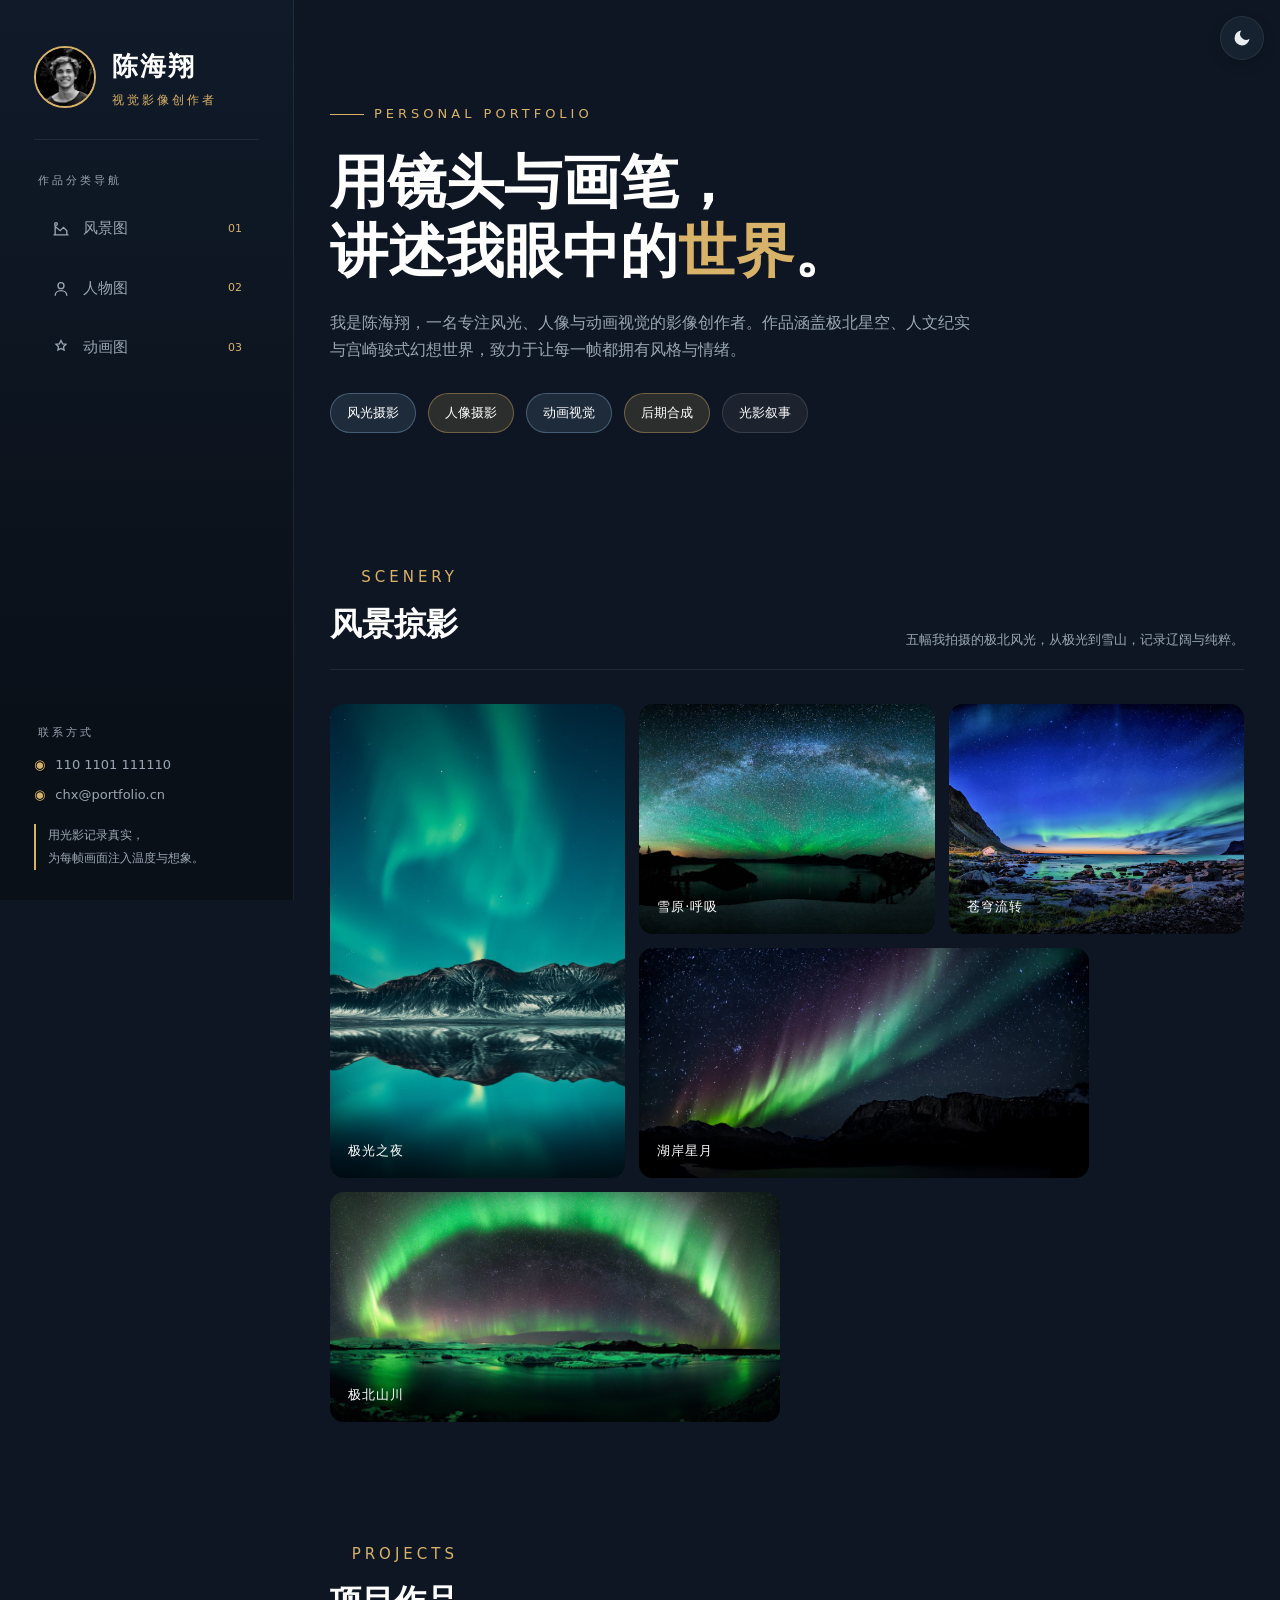
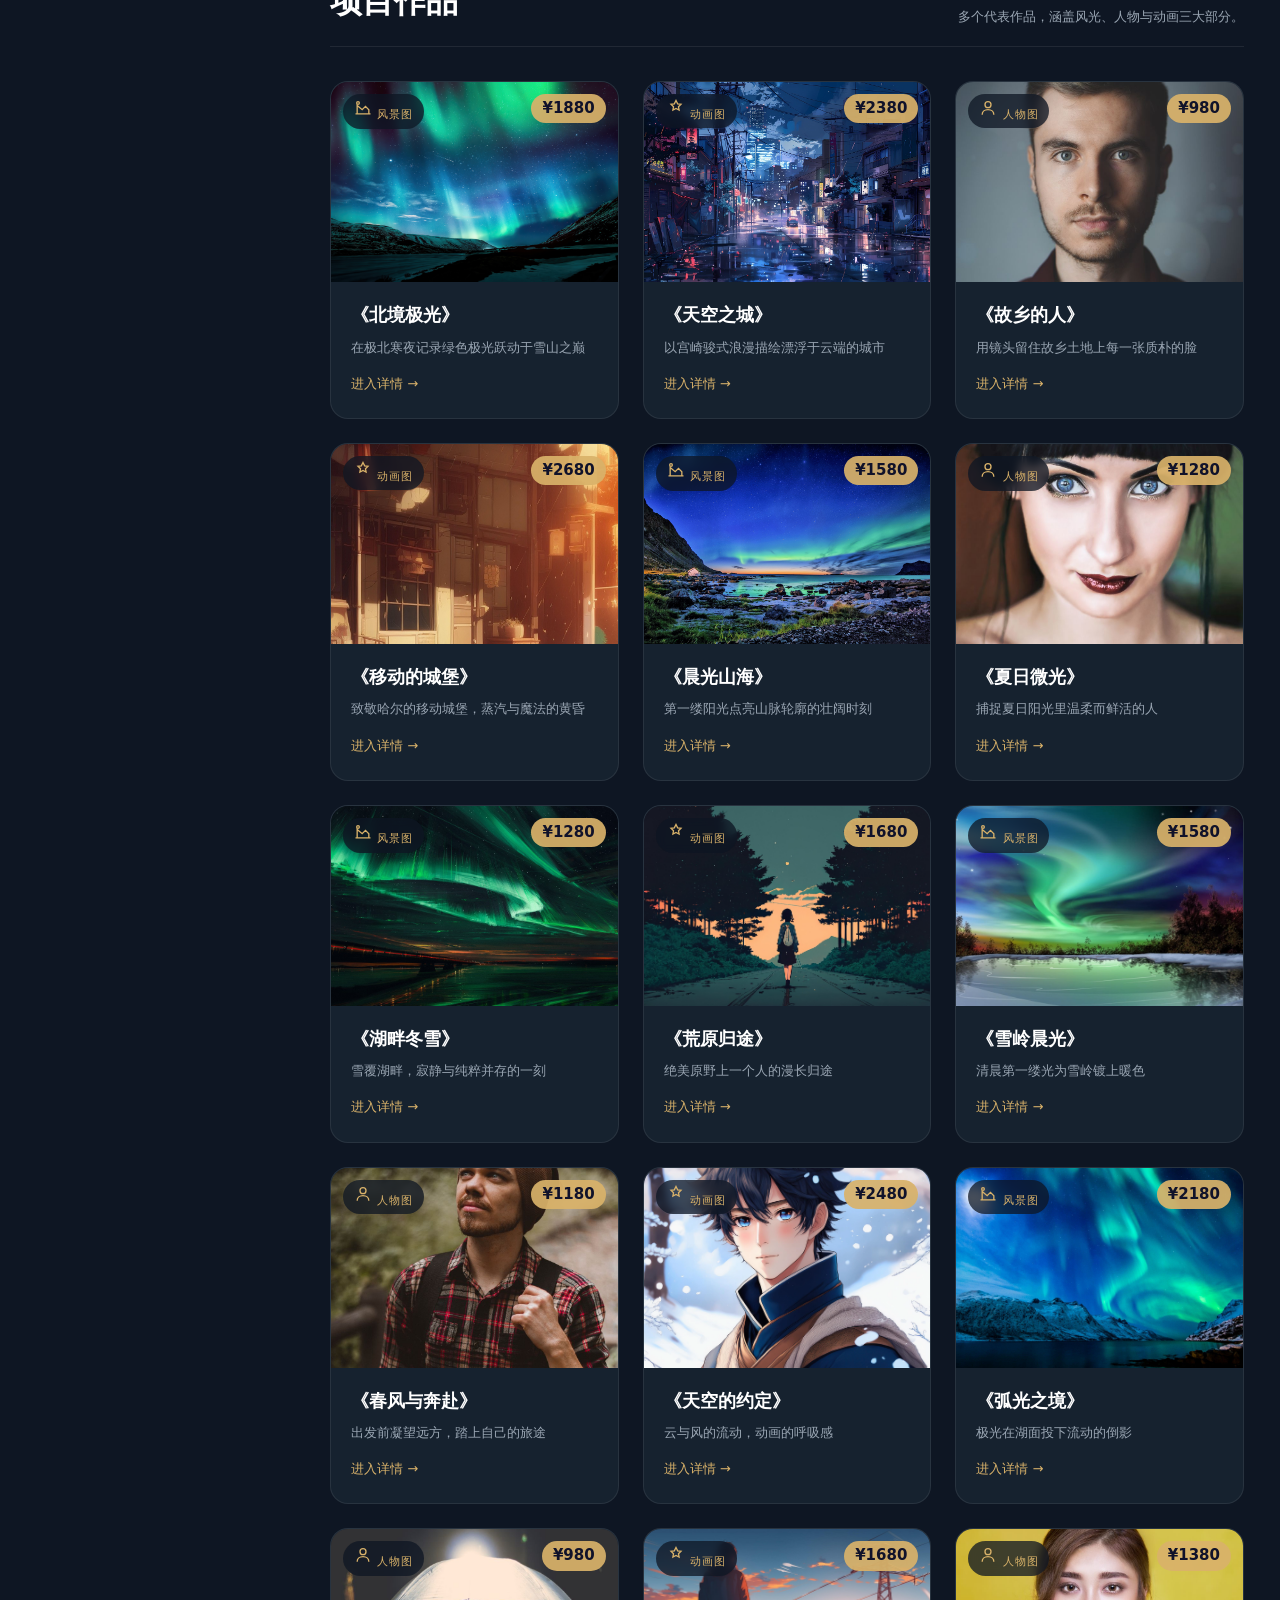
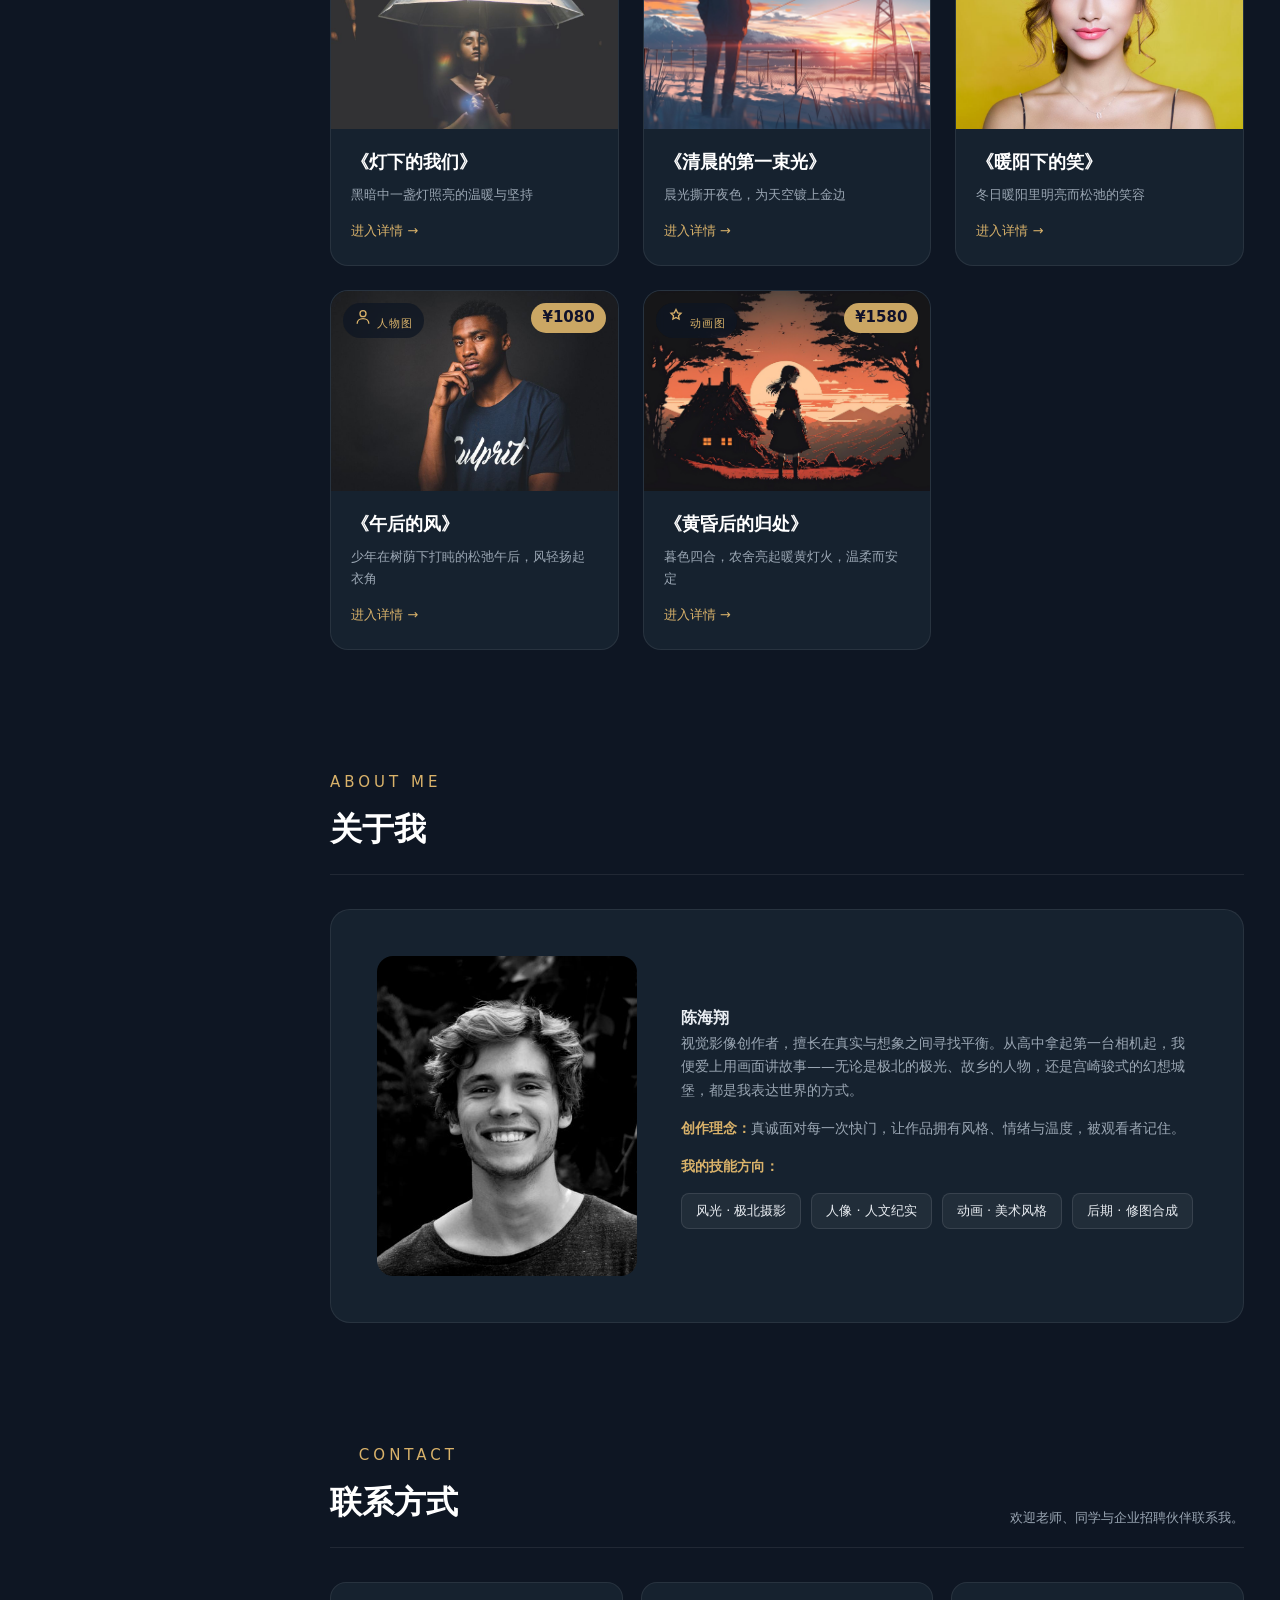
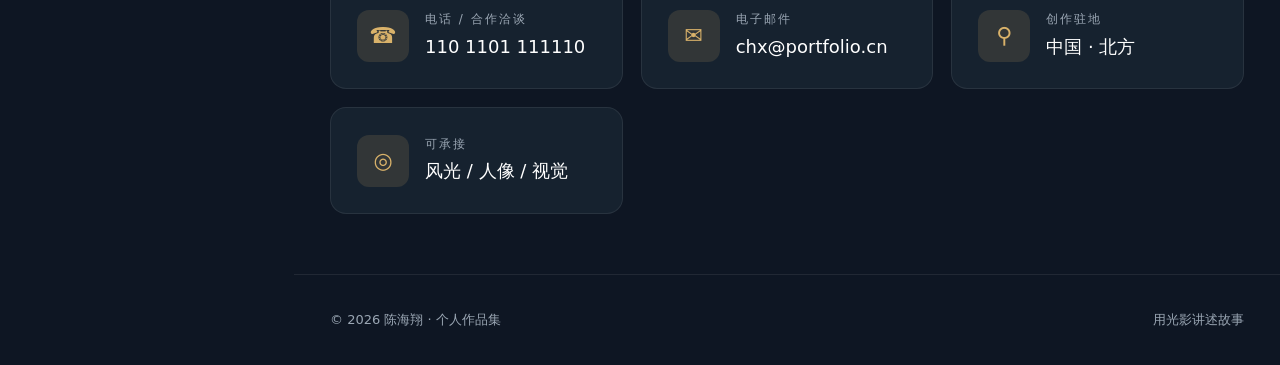
<file: index.html>
<!DOCTYPE html>
<html lang="zh-CN">
<head>
<meta charset="UTF-8">
<meta name="viewport" content="width=device-width, initial-scale=1.0">
<title>陈海翔 · 摄影作品集</title>
<link rel="stylesheet" href="css/style.css">
<link rel="stylesheet" href="css/theme.css">
<script src="js/theme.js"></script>
</head>
<body>

<button class="theme-toggle" id="themeToggle" type="button" aria-label="切换主题" aria-pressed="false" title="切换主题">
  <svg class="icon-moon" viewBox="0 0 24 24" fill="currentColor" aria-hidden="true"><path d="M21 12.79A9 9 0 1 1 11.21 3 7 7 0 0 0 21 12.79z"/></svg>
  <svg class="icon-sun" viewBox="0 0 24 24" fill="none" stroke="currentColor" stroke-width="2" stroke-linecap="round" aria-hidden="true"><circle cx="12" cy="12" r="4"/><path d="M12 2v2m0 16v2M4.93 4.93l1.41 1.41m11.32 11.32 1.41 1.41M2 12h2m16 0h2M4.93 19.07l1.41-1.41M17.66 6.34l1.41-1.41"/></svg>
</button>

<button class="nav-toggle" id="navToggle" aria-label="菜单">☰</button>
<div class="nav-mask" id="navMask"></div>

<!-- ============ 左侧栏 ============ -->
<aside class="sidebar" id="sidebar">
  <div class="brand">
    <img class="brand-avatar" src="images/home/avatar.jpg" alt="陈海翔">
    <div>
      <h1>陈海翔</h1>
      <p>视觉影像创作者</p>
    </div>
  </div>

  <p class="side-label">作品分类导航</p>
  <nav class="nav" id="mainNav"></nav>

  <div class="side-bottom">
    <p class="side-label">联系方式</p>
    <ul class="side-contact">
      <li><span class="dot">◉</span> 110 1101 111110</li>
      <li><span class="dot">◉</span> chx@portfolio.cn</li>
    </ul>
    <blockquote class="side-quote">用光影记录真实，<br>为每帧画面注入温度与想象。</blockquote>
  </div>
</aside>

<!-- ============ 主区 ============ -->
<main class="main">

  <!-- Hero：个人介绍 -->
  <section class="hero">
    <div class="wrap">
      <span class="eyebrow">PERSONAL PORTFOLIO</span>
      <h2>用镜头与画笔，<br>讲述我眼中的<em>世界</em>。</h2>
      <p class="intro">我是陈海翔，一名专注风光、人像与动画视觉的影像创作者。作品涵盖极北星空、人文纪实与宫崎骏式幻想世界，致力于让每一帧都拥有风格与情绪。</p>
      <div class="skills">
        <span class="cool">风光摄影</span>
        <span class="warm">人像摄影</span>
        <span class="cool">动画视觉</span>
        <span class="warm">后期合成</span>
        <span>光影叙事</span>
      </div>
    </div>
  </section>

  <!-- 网页风景掠影 5 张 -->
  <section class="section" id="scenery">
    <div class="wrap">
      <div class="sec-head reveal in">
        <div><p class="t">SCENERY</p><h3>风景掠影</h3></div>
        <p>五幅我拍摄的极北风光，从极光到雪山，记录辽阔与纯粹。</p>
      </div>
      <div class="strip">
        <figure><img src="images/home/landscape-1.jpg" alt="极光夜"><figcaption>极光之夜</figcaption></figure>
        <figure><img src="images/home/landscape-2.jpg" alt="雪原极光"><figcaption>雪原·呼吸</figcaption></figure>
        <figure><img src="images/home/landscape-3.jpg" alt="苍穹极光"><figcaption>苍穹流转</figcaption></figure>
        <figure><img src="images/home/landscape-4.jpg" alt="湖岸星月"><figcaption>湖岸星月</figcaption></figure>
        <figure><img src="images/home/landscape-5.jpg" alt="极北山川"><figcaption>极北山川</figcaption></figure>
      </div>
    </div>
  </section>

  <!-- 项目作品 -->
  <section class="section" id="projects">
    <div class="wrap">
      <div class="sec-head reveal in">
        <div><p class="t">PROJECTS</p><h3>项目作品</h3></div>
        <p>多个代表作品，涵盖风光、人物与动画三大部分。</p>
      </div>
      <div class="projects" id="projectGrid"></div>
    </div>
  </section>

  <!-- 关于我 -->
  <section class="section" id="about">
    <div class="wrap">
      <div class="sec-head reveal in">
        <div><p class="t">ABOUT ME</p><h3>关于我</h3></div>
      </div>
      <div class="about-card reveal">
        <div class="photo"><img src="images/home/avatar.jpg" alt="陈海翔写真"></div>
        <div class="meta">
          <h3>陈海翔</h3>
          <p>视觉影像创作者，擅长在真实与想象之间寻找平衡。从高中拿起第一台相机起，我便爱上用画面讲故事——无论是极北的极光、故乡的人物，还是宫崎骏式的幻想城堡，都是我表达世界的方式。</p>
          <p><b>创作理念：</b>真诚面对每一次快门，让作品拥有风格、情绪与温度，被观看者记住。</p>
          <p><b>我的技能方向：</b></p>
          <ul>
            <li>风光 · 极北摄影</li>
            <li>人像 · 人文纪实</li>
            <li>动画 · 美术风格</li>
            <li>后期 · 修图合成</li>
          </ul>
        </div>
      </div>
    </div>
  </section>

  <!-- 联系方式 -->
  <section class="section" id="contact">
    <div class="wrap">
      <div class="sec-head reveal in">
        <div><p class="t">CONTACT</p><h3>联系方式</h3></div>
        <p>欢迎老师、同学与企业招聘伙伴联系我。</p>
      </div>
      <div class="contact-grid">
        <div class="contact-item"><div class="ico">☎</div><div><div class="k">电话 / 合作洽谈</div><div class="v">110 1101 111110</div></div></div>
        <div class="contact-item"><div class="ico">✉</div><div><div class="k">电子邮件</div><div class="v">chx@portfolio.cn</div></div></div>
        <div class="contact-item"><div class="ico">⚲</div><div><div class="k">创作驻地</div><div class="v">中国 · 北方</div></div></div>
        <div class="contact-item"><div class="ico">◎</div><div><div class="k">可承接</div><div class="v">风光 / 人像 / 视觉</div></div></div>
      </div>
    </div>
  </section>

  <footer>
    <span>© 2026 陈海翔 · 个人作品集</span>
    <span>用光影讲述故事</span>
  </footer>
</main>

<script src="js/data.js"></script>
<script src="js/main.js"></script>
</body>
</html>
</file>
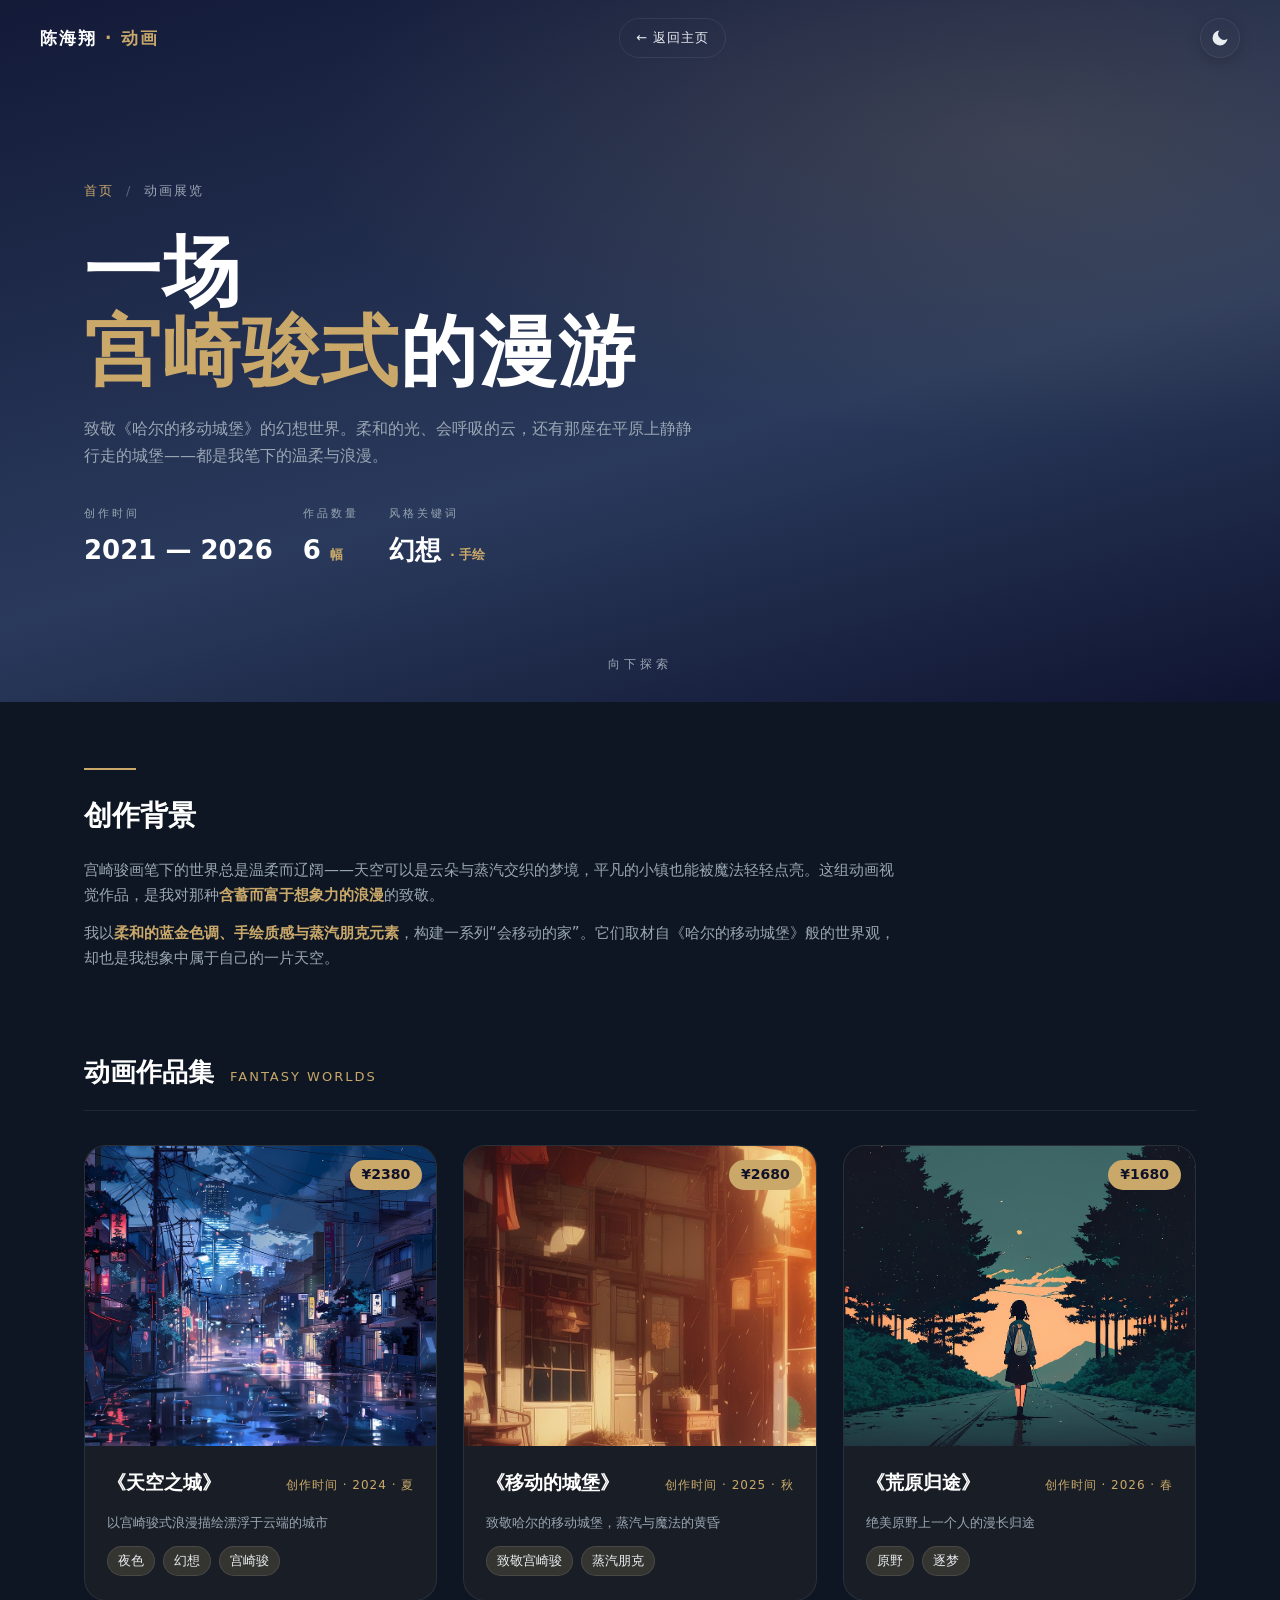
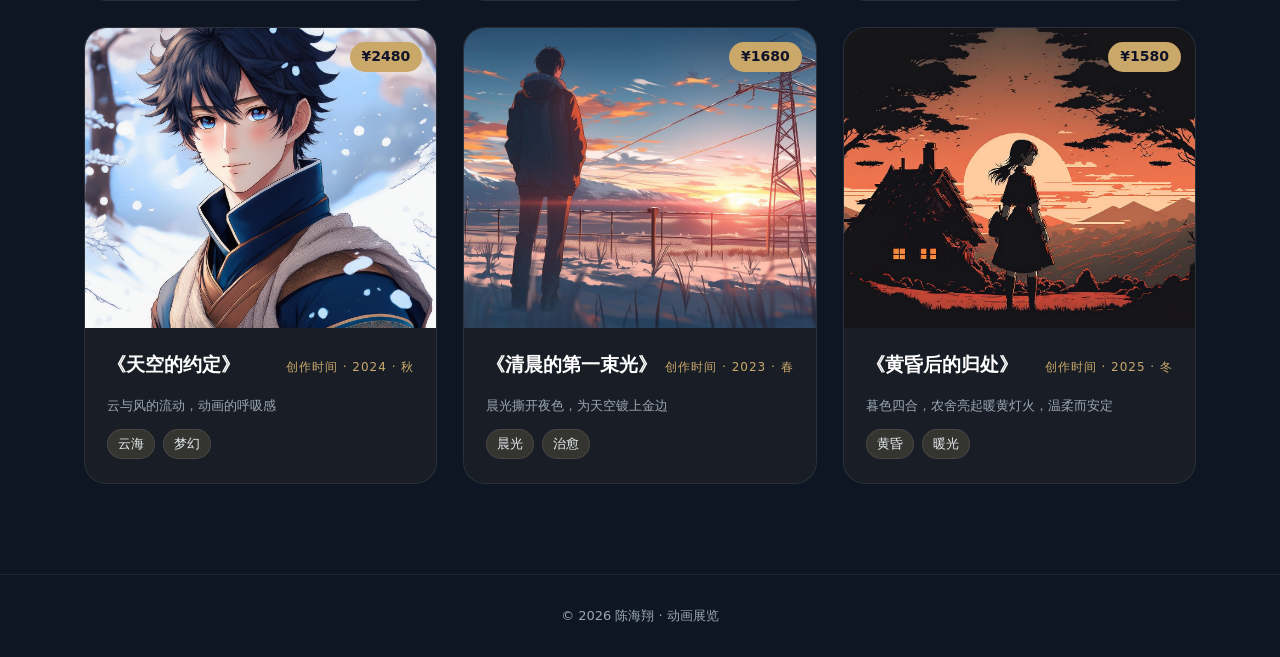
<file: pages/anime.html>
<!DOCTYPE html>
<html lang="zh-CN">
<head>
<meta charset="UTF-8">
<meta name="viewport" content="width=device-width, initial-scale=1.0">
<title>陈海翔 · 动画展览</title>
<link rel="stylesheet" href="../css/exhibition.css">
<link rel="stylesheet" href="../css/theme.css">
<script src="../js/theme.js"></script>
</head>
<body class="theme-anime">

<div class="topbar" id="topBar">
  <span class="logo">陈海翔<em> · 动画</em></span>
  <a class="home" href="../index.html">← 返回主页</a>
  <button class="theme-toggle" id="themeToggle" type="button" aria-label="切换主题" aria-pressed="false" title="切换主题">
    <svg class="icon-moon" viewBox="0 0 24 24" fill="currentColor" aria-hidden="true"><path d="M21 12.79A9 9 0 1 1 11.21 3 7 7 0 0 0 21 12.79z"/></svg>
    <svg class="icon-sun" viewBox="0 0 24 24" fill="none" stroke="currentColor" stroke-width="2" stroke-linecap="round" aria-hidden="true"><circle cx="12" cy="12" r="4"/><path d="M12 2v2m0 16v2M4.93 4.93l1.41 1.41m11.32 11.32 1.41 1.41M2 12h2m16 0h2M4.93 19.07l1.41-1.41M17.66 6.34l1.41-1.41"/></svg>
  </button>
</div>

<section class="pg-hero">
  <div class="wrap">
    <div class="crumbs"><a href="../index.html">首页</a><span class="sep">/</span><span>动画展览</span></div>
    <h1>一场<br><em>宫崎骏式</em>的漫游</h1>
    <p class="sub">致敬《哈尔的移动城堡》的幻想世界。柔和的光、会呼吸的云，还有那座在平原上静静行走的城堡——都是我笔下的温柔与浪漫。</p>
    <div class="hero-meta">
      <div class="m"><div class="k">创作时间</div><div class="v">2021 — 2026</div></div>
      <div class="m"><div class="k">作品数量</div><div class="v">6 <small>幅</small></div></div>
      <div class="m"><div class="k">风格关键词</div><div class="v">幻想 <small>· 手绘</small></div></div>
    </div>
  </div>
  <div class="scroll-cue">向下探索</div>
</section>

<section class="about-txt">
  <div class="wrap">
    <div class="line"></div>
    <h2>创作背景</h2>
    <p>宫崎骏画笔下的世界总是温柔而辽阔——天空可以是云朵与蒸汽交织的梦境，平凡的小镇也能被魔法轻轻点亮。这组动画视觉作品，是我对那种<strong>含蓄而富于想象力的浪漫</strong>的致敬。</p>
    <p>我以<strong>柔和的蓝金色调、手绘质感与蒸汽朋克元素</strong>，构建一系列“会移动的家”。它们取材自《哈尔的移动城堡》般的世界观，却也是我想象中属于自己的一片天空。</p>
  </div>
</section>

<section class="works">
  <div class="wrap">
    <div class="works-head"><h2>动画作品集</h2><span>FANTASY WORLDS</span></div>
    <div class="grid mixed" id="workGrid"></div>
  </div>
</section>

<footer>© 2026 陈海翔 · 动画展览</footer>

<script>
window.EXHIBIT = { cat: "anime" };
</script>
<script src="../js/data.js"></script>
<script src="../js/exhibit.js"></script>
</body>
</html>
</file>
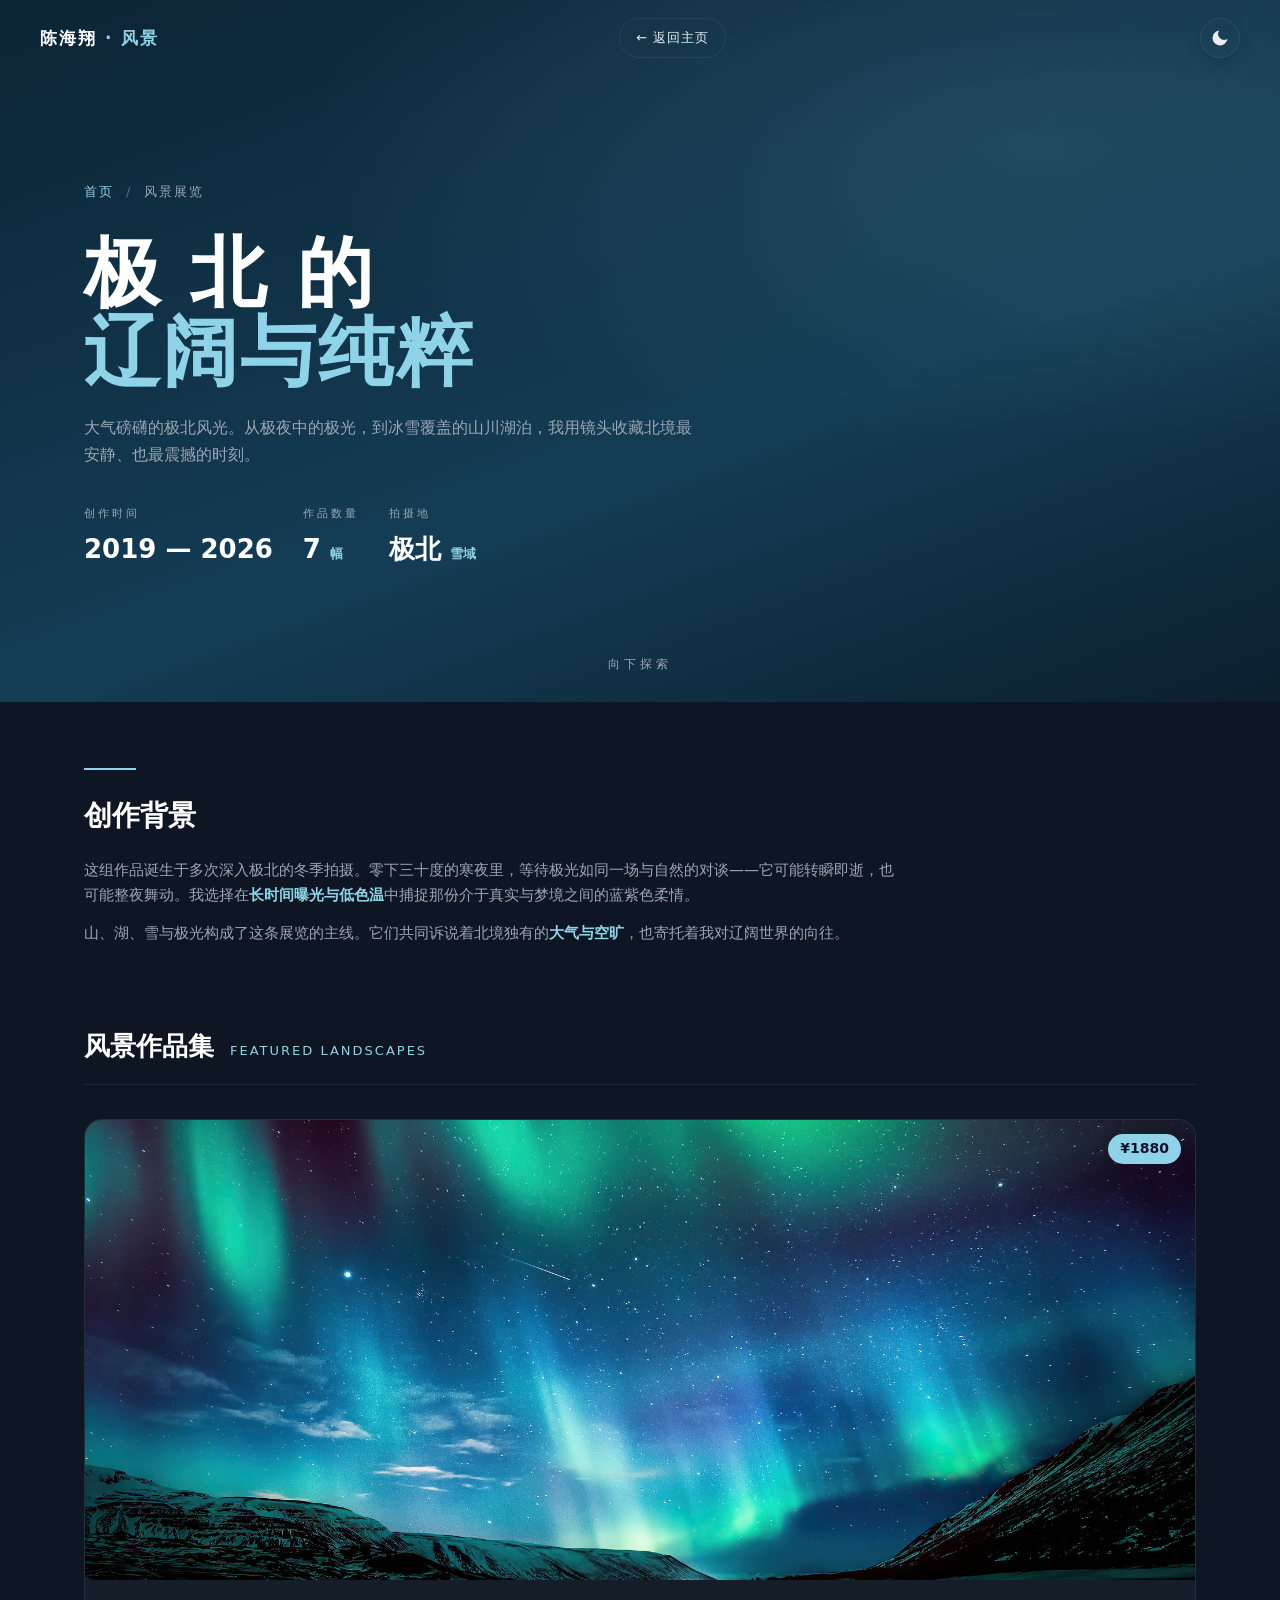
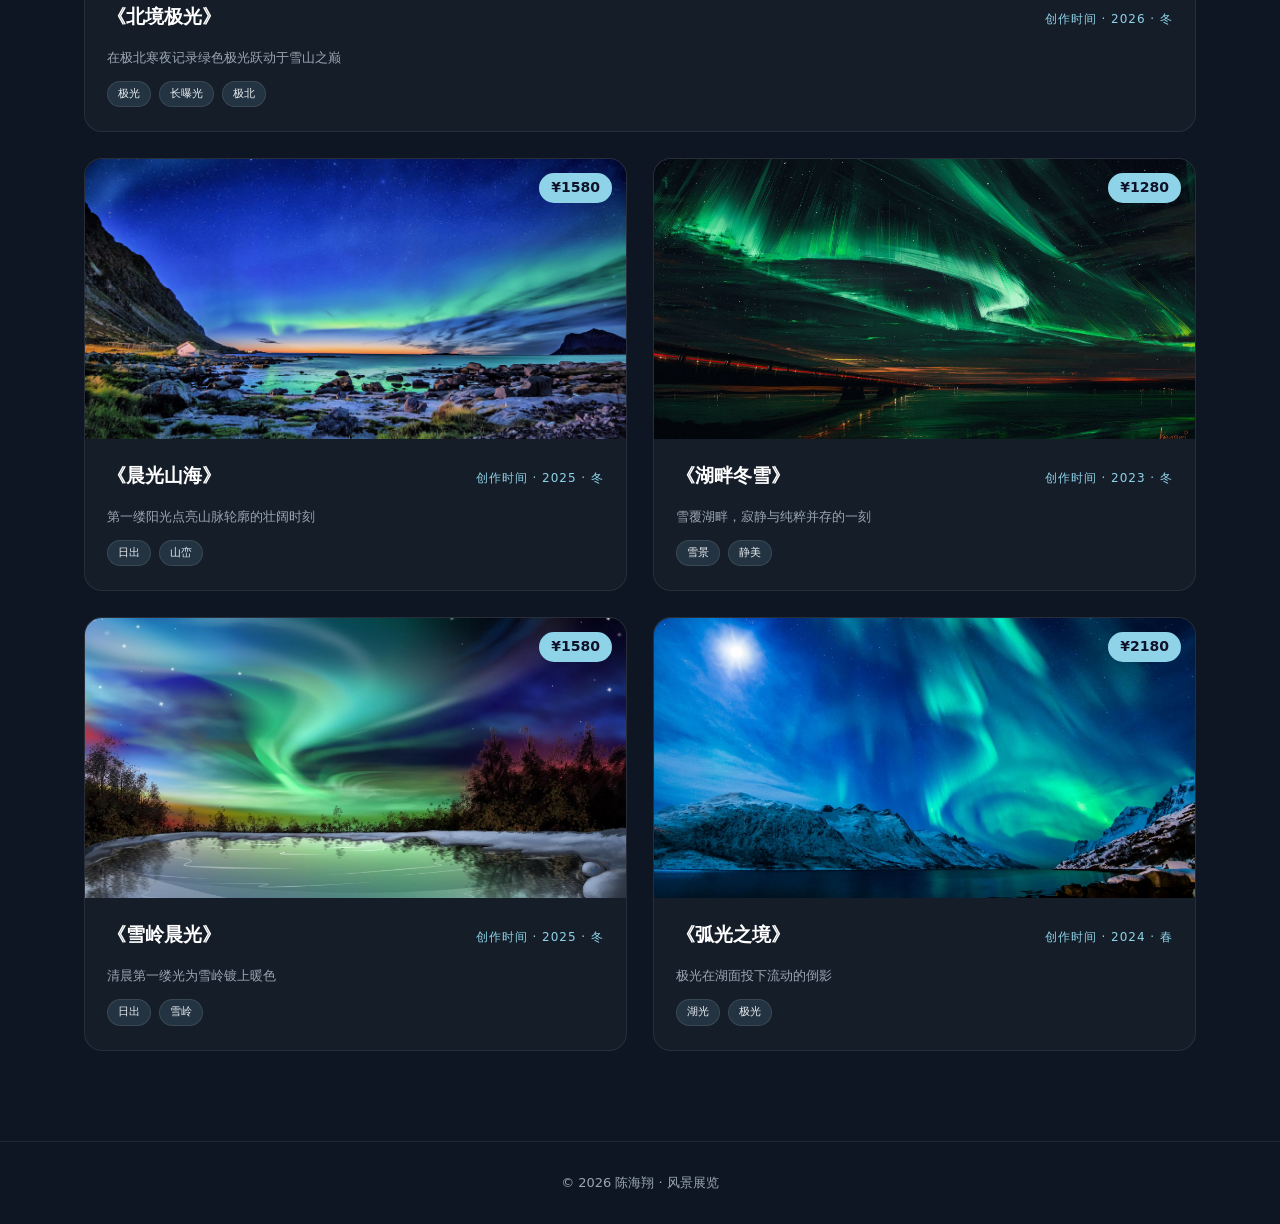
<file: pages/landscape.html>
<!DOCTYPE html>
<html lang="zh-CN">
<head>
<meta charset="UTF-8">
<meta name="viewport" content="width=device-width, initial-scale=1.0">
<title>陈海翔 · 风景展览</title>
<link rel="stylesheet" href="../css/exhibition.css">
<link rel="stylesheet" href="../css/theme.css">
<script src="../js/theme.js"></script>
</head>
<body class="theme-landscape">

<div class="topbar" id="topBar">
  <span class="logo">陈海翔<em> · 风景</em></span>
  <a class="home" href="../index.html">← 返回主页</a>
  <button class="theme-toggle" id="themeToggle" type="button" aria-label="切换主题" aria-pressed="false" title="切换主题">
    <svg class="icon-moon" viewBox="0 0 24 24" fill="currentColor" aria-hidden="true"><path d="M21 12.79A9 9 0 1 1 11.21 3 7 7 0 0 0 21 12.79z"/></svg>
    <svg class="icon-sun" viewBox="0 0 24 24" fill="none" stroke="currentColor" stroke-width="2" stroke-linecap="round" aria-hidden="true"><circle cx="12" cy="12" r="4"/><path d="M12 2v2m0 16v2M4.93 4.93l1.41 1.41m11.32 11.32 1.41 1.41M2 12h2m16 0h2M4.93 19.07l1.41-1.41M17.66 6.34l1.41-1.41"/></svg>
  </button>
</div>

<section class="pg-hero">
  <div class="wrap">
    <div class="crumbs"><a href="../index.html">首页</a><span class="sep">/</span><span>风景展览</span></div>
    <h1>极 北 的<br><em>辽阔与纯粹</em></h1>
    <p class="sub">大气磅礴的极北风光。从极夜中的极光，到冰雪覆盖的山川湖泊，我用镜头收藏北境最安静、也最震撼的时刻。</p>
    <div class="hero-meta">
      <div class="m"><div class="k">创作时间</div><div class="v">2019 — 2026</div></div>
      <div class="m"><div class="k">作品数量</div><div class="v">7 <small>幅</small></div></div>
      <div class="m"><div class="k">拍摄地</div><div class="v">极北 <small>雪域</small></div></div>
    </div>
  </div>
  <div class="scroll-cue">向下探索</div>
</section>

<section class="about-txt">
  <div class="wrap">
    <div class="line"></div>
    <h2>创作背景</h2>
    <p>这组作品诞生于多次深入极北的冬季拍摄。零下三十度的寒夜里，等待极光如同一场与自然的对谈——它可能转瞬即逝，也可能整夜舞动。我选择在<strong>长时间曝光与低色温</strong>中捕捉那份介于真实与梦境之间的蓝紫色柔情。</p>
    <p>山、湖、雪与极光构成了这条展览的主线。它们共同诉说着北境独有的<strong>大气与空旷</strong>，也寄托着我对辽阔世界的向往。</p>
  </div>
</section>

<section class="works">
  <div class="wrap">
    <div class="works-head"><h2>风景作品集</h2><span>FEATURED LANDSCAPES</span></div>
    <div class="grid mixed" id="workGrid"></div>
  </div>
</section>

<footer>© 2026 陈海翔 · 风景展览</footer>

<script>
window.EXHIBIT = { cat: "land" };
</script>
<script src="../js/data.js"></script>
<script src="../js/exhibit.js"></script>
</body>
</html>
</file>
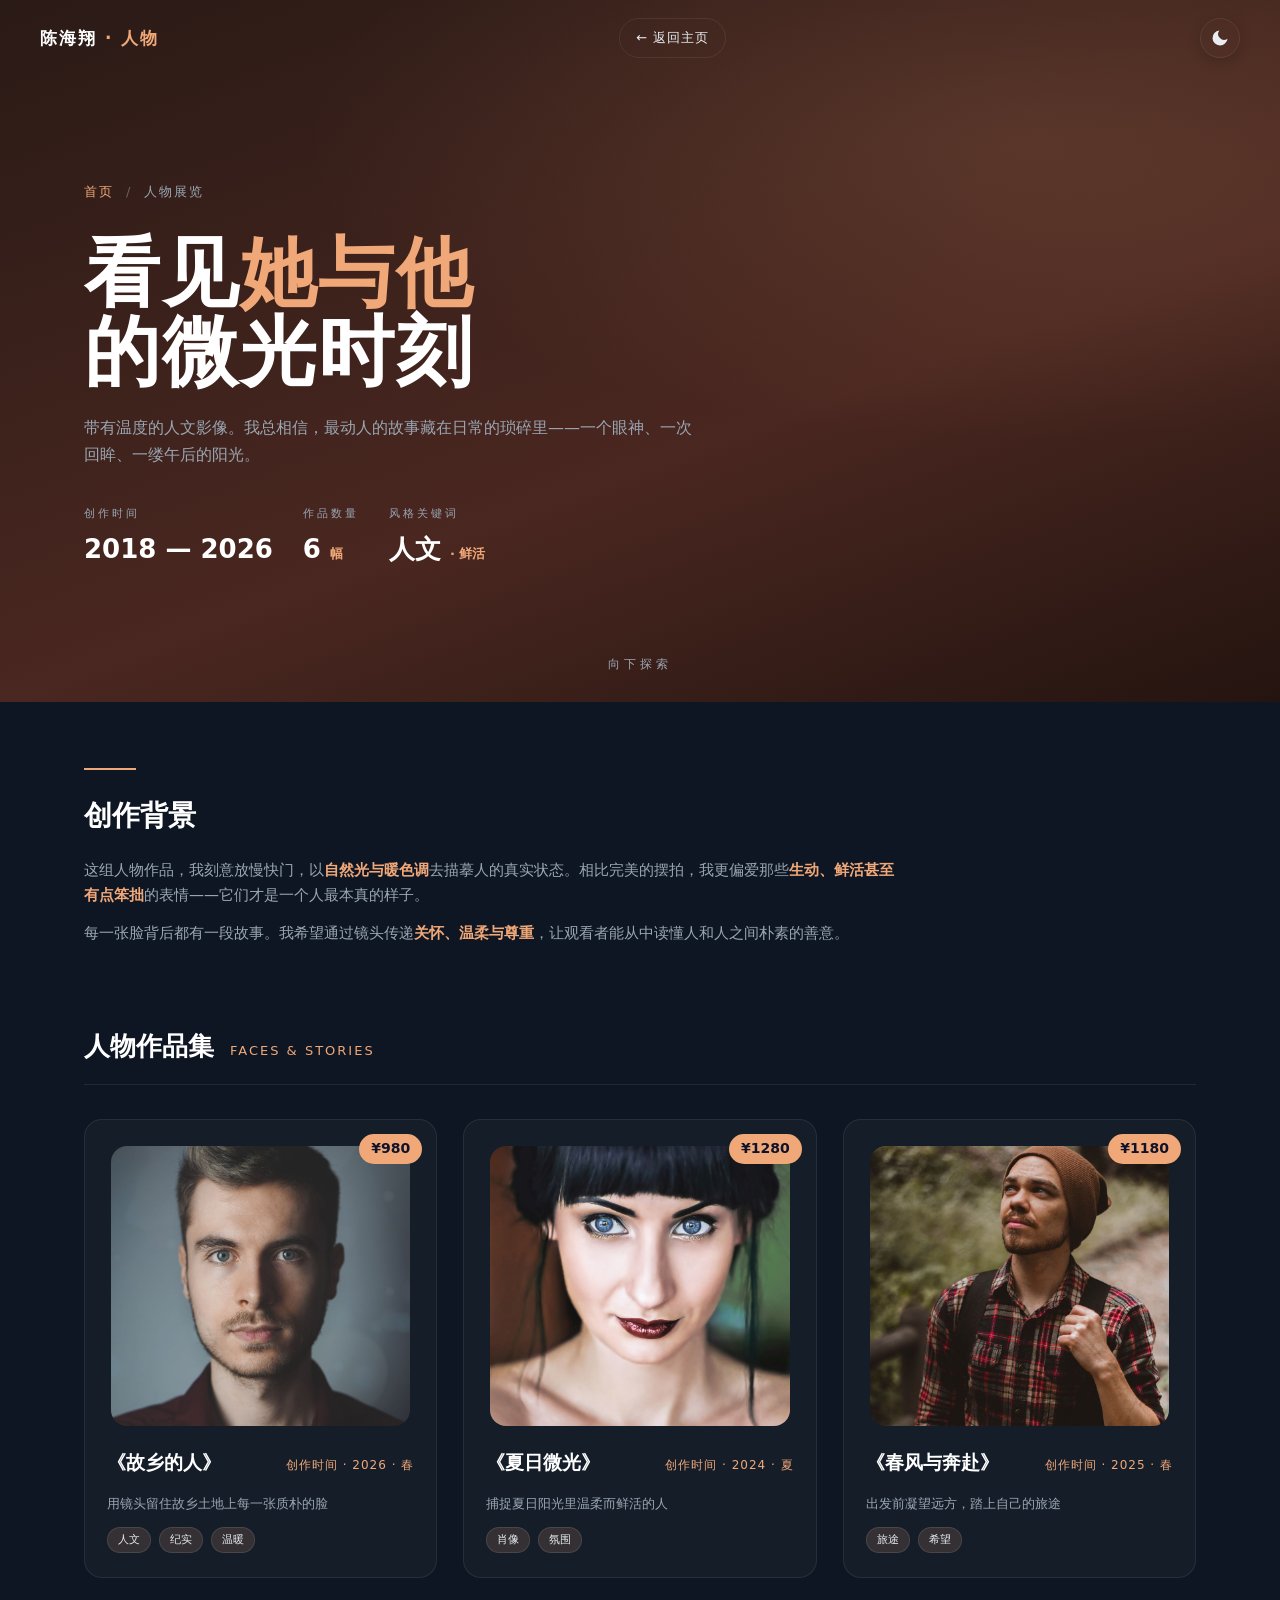
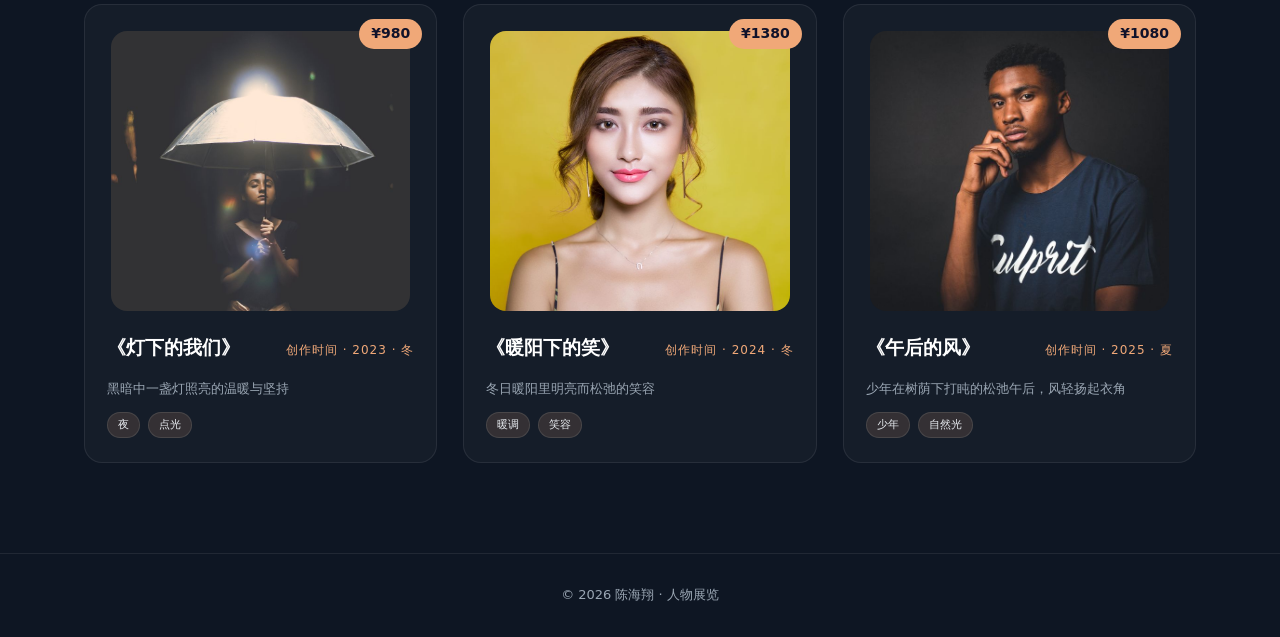
<file: pages/portrait.html>
<!DOCTYPE html>
<html lang="zh-CN">
<head>
<meta charset="UTF-8">
<meta name="viewport" content="width=device-width, initial-scale=1.0">
<title>陈海翔 · 人物展览</title>
<link rel="stylesheet" href="../css/exhibition.css">
<link rel="stylesheet" href="../css/theme.css">
<script src="../js/theme.js"></script>
</head>
<body class="theme-portrait">

<div class="topbar" id="topBar">
  <span class="logo">陈海翔<em> · 人物</em></span>
  <a class="home" href="../index.html">← 返回主页</a>
  <button class="theme-toggle" id="themeToggle" type="button" aria-label="切换主题" aria-pressed="false" title="切换主题">
    <svg class="icon-moon" viewBox="0 0 24 24" fill="currentColor" aria-hidden="true"><path d="M21 12.79A9 9 0 1 1 11.21 3 7 7 0 0 0 21 12.79z"/></svg>
    <svg class="icon-sun" viewBox="0 0 24 24" fill="none" stroke="currentColor" stroke-width="2" stroke-linecap="round" aria-hidden="true"><circle cx="12" cy="12" r="4"/><path d="M12 2v2m0 16v2M4.93 4.93l1.41 1.41m11.32 11.32 1.41 1.41M2 12h2m16 0h2M4.93 19.07l1.41-1.41M17.66 6.34l1.41-1.41"/></svg>
  </button>
</div>

<section class="pg-hero">
  <div class="wrap">
    <div class="crumbs"><a href="../index.html">首页</a><span class="sep">/</span><span>人物展览</span></div>
    <h1>看见<em>她与他</em><br>的微光时刻</h1>
    <p class="sub">带有温度的人文影像。我总相信，最动人的故事藏在日常的琐碎里——一个眼神、一次回眸、一缕午后的阳光。</p>
    <div class="hero-meta">
      <div class="m"><div class="k">创作时间</div><div class="v">2018 — 2026</div></div>
      <div class="m"><div class="k">作品数量</div><div class="v">6 <small>幅</small></div></div>
      <div class="m"><div class="k">风格关键词</div><div class="v">人文 <small>· 鲜活</small></div></div>
    </div>
  </div>
  <div class="scroll-cue">向下探索</div>
</section>

<section class="about-txt">
  <div class="wrap">
    <div class="line"></div>
    <h2>创作背景</h2>
    <p>这组人物作品，我刻意放慢快门，以<strong>自然光与暖色调</strong>去描摹人的真实状态。相比完美的摆拍，我更偏爱那些<strong>生动、鲜活甚至有点笨拙</strong>的表情——它们才是一个人最本真的样子。</p>
    <p>每一张脸背后都有一段故事。我希望通过镜头传递<strong>关怀、温柔与尊重</strong>，让观看者能从中读懂人和人之间朴素的善意。</p>
  </div>
</section>

<section class="works">
  <div class="wrap">
    <div class="works-head"><h2>人物作品集</h2><span>FACES &amp; STORIES</span></div>
    <div class="grid mixed" id="workGrid"></div>
  </div>
</section>

<footer>© 2026 陈海翔 · 人物展览</footer>

<script>
window.EXHIBIT = { cat: "portrait" };
</script>
<script src="../js/data.js"></script>
<script src="../js/exhibit.js"></script>
</body>
</html>
</file>
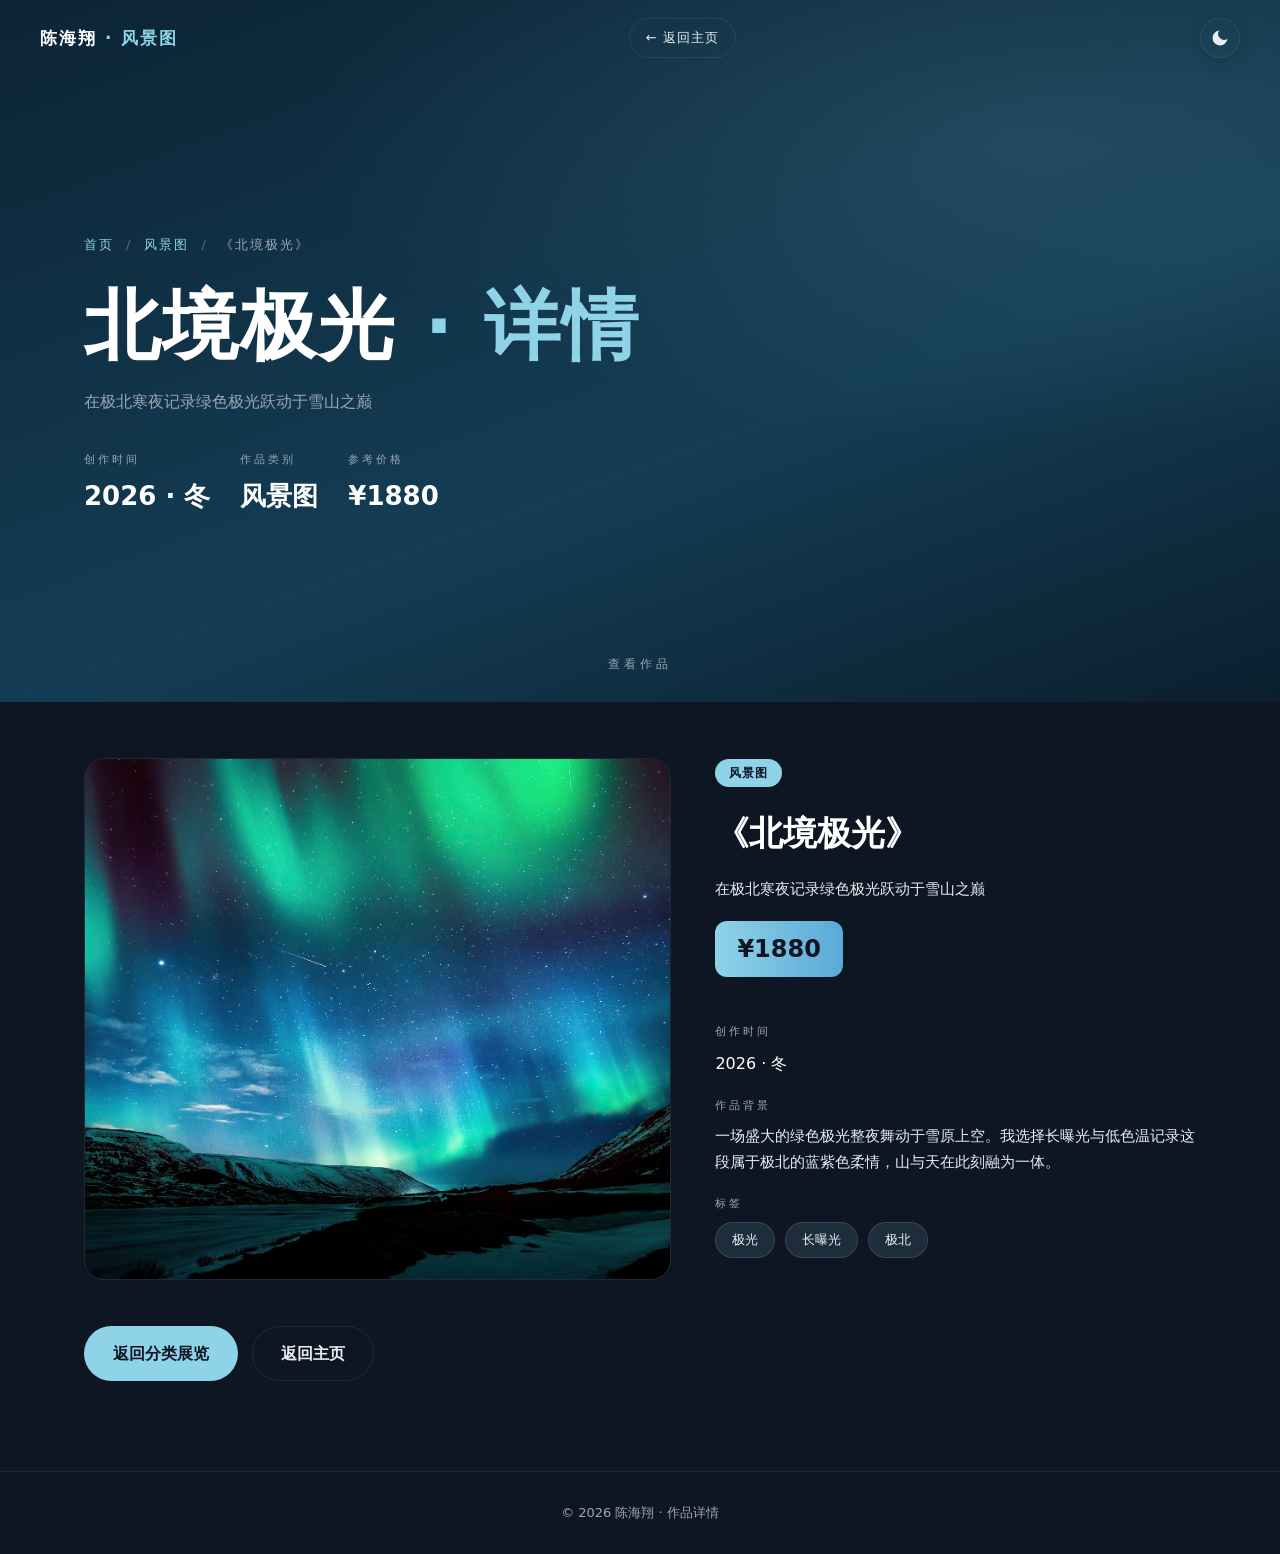
<file: pages/work.html>
<!DOCTYPE html>
<html lang="zh-CN">
<head>
<meta charset="UTF-8">
<meta name="viewport" content="width=device-width, initial-scale=1.0">
<title>陈海翔 · 作品详情</title>
<link rel="stylesheet" href="../css/exhibition.css">
<link rel="stylesheet" href="../css/theme.css">
<script src="../js/theme.js"></script>
</head>
<body id="pageRoot" class="theme-landscape">

<div class="topbar" id="topBar">
  <span class="logo" id="barLogo">陈海翔<em> · 作品</em></span>
  <a class="home" href="../index.html">← 返回主页</a>
  <button class="theme-toggle" id="themeToggle" type="button" aria-label="切换主题" aria-pressed="false" title="切换主题">
    <svg class="icon-moon" viewBox="0 0 24 24" fill="currentColor" aria-hidden="true"><path d="M21 12.79A9 9 0 1 1 11.21 3 7 7 0 0 0 21 12.79z"/></svg>
    <svg class="icon-sun" viewBox="0 0 24 24" fill="none" stroke="currentColor" stroke-width="2" stroke-linecap="round" aria-hidden="true"><circle cx="12" cy="12" r="4"/><path d="M12 2v2m0 16v2M4.93 4.93l1.41 1.41m11.32 11.32 1.41 1.41M2 12h2m16 0h2M4.93 19.07l1.41-1.41M17.66 6.34l1.41-1.41"/></svg>
  </button>
</div>

<section class="pg-hero" id="detailHero">
  <div class="wrap">
    <div class="crumbs"><a href="../index.html">首页</a><span class="sep">/</span><a id="crumbCat" href="#">分类</a><span class="sep">/</span><span id="crumbName">作品</span></div>
    <h1 id="dtTitle">作品名称</h1>
    <p class="sub" id="dtSub">作品简介</p>
    <div class="hero-meta" id="dtMeta"></div>
  </div>
  <div class="scroll-cue">查看作品</div>
</section>

<section class="works">
  <div class="wrap">
    <div class="detail-layout" id="detailLayout">
      <!-- 由 work.js 渲染：图片 + 详情说明 -->
    </div>
    <div class="detail-actions">
      <a class="btn" id="goCat">返回分类展览</a>
      <a class="btn ghost" href="../index.html">返回主页</a>
    </div>
  </div>
</section>

<footer>© 2026 陈海翔 · 作品详情</footer>

<script src="../js/data.js"></script>
<script src="../js/work.js"></script>
</body>
</html>
</file>
<file: css/style.css>
/* ============ 基础 ============ */
:root{
  --ink:#0e1623;
  --ink-2:#16222f;
  --paper:#f4f0e8;
  --paper-2:#ece6d9;
  --accent:#d9b26a;
  --accent-2:#7fa8c9;
  --text:#e9edf2;
  --muted:#9aa6b3;
  --line:rgba(255,255,255,.08);
}
*{margin:0;padding:0;box-sizing:border-box}
html{scroll-behavior:smooth}
body{
  font-family:"PingFang SC","Microsoft YaHei",system-ui,"Segoe UI",sans-serif;
  background:var(--ink);
  color:var(--text);
  line-height:1.7;
}
a{color:inherit;text-decoration:none}
img{display:block;max-width:100%}
.wrap{max-width:1200px;margin:0 auto;padding:0 36px}

/* 顶部移动端导航开关 */
.nav-toggle{display:none;position:fixed;top:16px;right:16px;z-index:1200;background:var(--accent);color:var(--ink);border:none;border-radius:8px;width:44px;height:44px;font-size:20px;cursor:pointer}
.nav-mask{display:none;position:fixed;inset:0;background:rgba(0,0,0,.5);z-index:1099}

/* ============ 左侧栏 ============ */
.sidebar{
  position:fixed;inset:0 auto 0 0;width:294px;z-index:1100;
  background:linear-gradient(180deg,#101a29,#0a1018 80%);
  border-right:1px solid var(--line);
  display:flex;flex-direction:column;
  padding:44px 34px 30px;overflow-y:auto;
}
.brand{
  display:flex;align-items:center;gap:16px;
  padding-bottom:28px;border-bottom:1px solid var(--line);margin-bottom:26px;
}
.brand-avatar{width:62px;height:62px;border-radius:50%;object-fit:cover;border:2px solid var(--accent);flex:none}
.brand h1{font-size:26px;letter-spacing:2px;color:#fff;font-weight:700}
.brand p{font-size:12px;color:var(--accent);letter-spacing:3px;margin-top:2px}
.side-label{font-size:11px;color:var(--muted);letter-spacing:3px;margin:6px 0 12px;padding-left:4px}
.nav{margin-bottom:30px}
.nav a{
  display:flex;align-items:center;gap:12px;
  padding:13px 16px;margin-bottom:6px;border-radius:10px;
  color:var(--muted);font-size:15px;font-weight:500;
  border:1px solid transparent;transition:.25s;
}
.nav a .num{font-size:11px;color:var(--accent);margin-left:auto}
.nav a:hover{color:#fff;background:rgba(255,255,255,.05);transform:translateX(4px)}
.nav a.active{color:#fff;background:linear-gradient(90deg,rgba(217,178,106,.22),transparent);border-color:rgba(217,178,106,.35)}
.nav a .ico{flex:none}
.side-bottom{margin-top:auto;padding-top:24px}
.side-contact{margin-bottom:18px}
.side-contact li{list-style:none;font-size:13px;color:var(--muted);display:flex;align-items:center;gap:10px;margin-bottom:8px}
.side-contact .dot{color:var(--accent)}
.side-quote{font-size:12px;color:var(--muted);border-left:2px solid var(--accent);padding-left:12px;line-height:1.9}

/* ============ 主区 ============ */
.main{margin-left:294px;min-height:100vh;background:var(--ink)}
.hero{
  position:relative;padding:96px 0 72px;overflow:hidden;
}
.hero::after{content:"";position:absolute;inset:auto 0 0 0;height:380px;background:linear-gradient(180deg,transparent,var(--ink));pointer-events:none}
.hero .wrap{position:relative;z-index:2}
.eyebrow{display:inline-flex;align-items:center;gap:10px;color:var(--accent);letter-spacing:4px;font-size:13px;margin-bottom:22px}
.eyebrow::before{content:"";width:34px;height:1px;background:var(--accent)}
.hero h2{font-size:clamp(34px,5vw,58px);line-height:1.2;max-width:760px;color:#fff;font-weight:800}
.hero h2 em{font-style:normal;color:var(--accent)}
.hero p.intro{max-width:640px;color:var(--muted);font-size:16px;margin:22px 0 30px}
.skills{display:flex;flex-wrap:wrap;gap:12px}
.skills span{
  padding:8px 16px;border-radius:999px;font-size:13px;color:#fff;
  background:rgba(255,255,255,.06);border:1px solid rgba(255,255,255,.12);
}
.skills span.warm{background:rgba(217,178,106,.15);border-color:rgba(217,178,106,.4)}
.skills span.cool{background:rgba(127,168,201,.15);border-color:rgba(127,168,201,.4)}

/* 分区标题 */
.section{padding:60px 0}
.sec-head{display:flex;align-items:flex-end;justify-content:space-between;margin-bottom:34px;border-bottom:1px solid var(--line);padding-bottom:18px}
.sec-head .t{font-size:15px;color:var(--accent);letter-spacing:4px;margin-bottom:6px}
.sec-head h3{font-size:32px;color:#fff;font-weight:700}
.sec-head p{font-size:13px;color:var(--muted);max-width:460px;text-align:right}

/* 网页风景掠影 5 张 */
.strip{display:grid;grid-template-columns:repeat(6,1fr);grid-auto-rows:230px;gap:14px}
.strip figure{position:relative;overflow:hidden;border-radius:14px}
.strip figure:nth-child(1){grid-column:span 2;grid-row:span 2}
.strip figure:nth-child(2){grid-column:span 2}
.strip figure:nth-child(3){grid-column:span 2}
.strip figure:nth-child(4){grid-column:span 3}
.strip figure:nth-child(5){grid-column:span 3}
.strip img{width:100%;height:100%;object-fit:cover;transition:transform .6s ease}
.strip figure:hover img{transform:scale(1.08)}
.strip figcaption{position:absolute;left:0;right:0;bottom:0;padding:40px 18px 16px;background:linear-gradient(transparent,rgba(0,0,0,.65));font-size:13px;color:#fff;letter-spacing:1px}

/* 项目作品卡片 */
.projects{display:grid;grid-template-columns:repeat(auto-fill,minmax(280px,1fr));gap:24px}
.card{
  background:var(--ink-2);border:1px solid var(--line);border-radius:18px;overflow:hidden;
  transition:.35s;position:relative;
}
.card:hover{transform:translateY(-6px);border-color:rgba(217,178,106,.5);box-shadow:0 18px 40px rgba(0,0,0,.45)}
.card .media{height:200px;overflow:hidden;position:relative}
.card .media img{width:100%;height:100%;object-fit:cover;transition:transform .6s}
.card:hover .media img{transform:scale(1.06)}
.card .badge{position:absolute;top:12px;left:12px;background:rgba(14,22,35,.75);color:var(--accent);font-size:11px;padding:4px 10px;border-radius:999px;letter-spacing:1px;backdrop-filter:blur(4px)}
.card .p{color:#fff;position:absolute;top:12px;right:12px;font-size:15px;font-weight:700;background:rgba(217,178,106,.92);color:#10122a;padding:2px 11px;border-radius:999px}
.card .body{padding:18px 20px 22px}
.card .body h4{color:#fff;font-size:18px;margin-bottom:6px}
.card .body p{color:var(--muted);font-size:13px}
.card .more{display:inline-flex;align-items:center;gap:6px;margin-top:14px;color:var(--accent);font-size:13px}

/* 关于我 */
.about-card{background:var(--ink-2);border:1px solid var(--line);border-radius:20px;padding:46px;display:grid;grid-template-columns:260px 1fr;gap:44px;align-items:center}
.about-card .photo{overflow:hidden;border-radius:16px}
.about-card .photo img{width:100%;height:320px;object-fit:cover}
.about-card .meta{font-size:14px;color:var(--text);max-width:700px}
.about-card .meta p{margin-bottom:14px;color:var(--muted)}
.about-card .meta b{color:var(--accent)}
.about-card .meta ul{list-style:none;display:flex;flex-wrap:wrap;gap:10px;margin-top:6px}
.about-card .meta ul li{background:rgba(255,255,255,.05);border:1px solid rgba(255,255,255,.1);border-radius:8px;padding:6px 14px;font-size:13px;color:var(--text)}

/* 联系方式 */
.contact-grid{display:grid;grid-template-columns:repeat(auto-fit,minmax(220px,1fr));gap:18px}
.contact-item{background:var(--ink-2);border:1px solid var(--line);border-radius:16px;padding:26px;display:flex;align-items:center;gap:16px}
.contact-item .ico{width:52px;height:52px;flex:none;border-radius:12px;display:grid;place-items:center;background:rgba(217,178,106,.14);color:var(--accent);font-size:22px}
.contact-item .k{font-size:12px;color:var(--muted);letter-spacing:2px}
.contact-item .v{font-size:18px;color:#fff;margin-top:2px}

footer{padding:34px 36px;border-top:1px solid var(--line);color:var(--muted);font-size:13px;display:flex;justify-content:space-between;gap:10px;flex-wrap:wrap}

/* 徽标图标 */
.ico{width:20px;height:20px;flex:none}

/* ============ 响应式 ============ */
@media (max-width:1024px){
  .sidebar{transform:translateX(-100%);transition:.3s}
  .sidebar.open{transform:none}
  .nav-toggle,.nav-mask{display:block}
  .nav-mask.show{display:block}
  .main{margin-left:0}
}
@media (max-width:680px){
  .about-card{grid-template-columns:1fr}
  .strip{grid-template-columns:repeat(2,1fr);grid-auto-rows:170px}
  .strip figure:nth-child(1){grid-column:span 2;grid-row:span 1}
  .strip figure:nth-child(n){grid-column:span 1}
}
</file>
<file: css/theme.css>
/* ============ 深浅主题切换（极北 / 月牙白） ============ */
:root{color-scheme:dark}
html.theme-light{color-scheme:light}

body{transition:background-color .3s ease,color .3s ease}

/* 主题切换按钮 */
.theme-toggle{
  display:grid;place-items:center;cursor:pointer;
  width:44px;height:44px;border-radius:50%;
  background:var(--ink-2);color:var(--text);
  border:1px solid var(--line);
  box-shadow:0 4px 14px rgba(0,0,0,.16);
  transition:background .25s,color .25s,border-color .25s,transform .25s;
}
.theme-toggle:hover{transform:rotate(15deg);border-color:var(--accent)}
.theme-toggle svg{width:20px;height:20px}
.theme-toggle .icon-sun{display:none}
.theme-toggle.is-light .icon-moon{display:none}
.theme-toggle.is-light .icon-sun{display:block}
/* 主页：固定在右上角（移动端让位给菜单按钮） */
.theme-toggle{position:fixed;top:16px;right:16px;z-index:1500}
@media (max-width:1024px){.theme-toggle{right:72px}}
/* 展览/详情页：位于顶部导航栏右侧 */
.topbar .theme-toggle{position:static;width:40px;height:40px;margin-left:14px}

/* ============ 月牙白（浅色）主题 ============ */
html.theme-light body{
  --ink:#f5f0e6;      /* 页面背景 */
  --ink-2:#ffffff;    /* 卡片表面 */
  --paper:#fbf7ee;
  --paper-2:#f0e9db;
  --text:#2b3542;     /* 正文 */
  --muted:#6d7a8a;    /* 次要文字 */
  --line:rgba(40,56,80,.14); /* 边框 */
  --accent:#a97d33;   /* 主金色加深 */
  --accent-2:#5d8fb8;
}
/* 分类主题在浅色下保持同风格、加深对比 */
html.theme-light body.theme-landscape{--accent:#2f87ad;--accent-2:#3d84b5}
html.theme-light body.theme-portrait{--accent:#d97b47;--accent-2:#c9614a}
html.theme-light body.theme-anime{--accent:#a8813f;--accent-2:#4f93a8}
/* 展览 Banner 保持深色底与原有高亮配色 */
html.theme-light .pg-hero{--muted:#9aa6b3}
html.theme-light body.theme-landscape .pg-hero{--accent:#8fd3e8;--accent-2:#5aa9d6}
html.theme-light body.theme-portrait .pg-hero{--accent:#f0a878;--accent-2:#e8856b}
html.theme-light body.theme-anime .pg-hero{--accent:#c9a86a;--accent-2:#a8c9d8}
html.theme-light body.theme-landscape .topbar:not(.solid){--accent:#8fd3e8}
html.theme-light body.theme-portrait .topbar:not(.solid){--accent:#f0a878}
html.theme-light body.theme-anime .topbar:not(.solid){--accent:#c9a86a}

/* 文字：将原深色背景上的白色文字适配为深色 */
html.theme-light .brand h1,
html.theme-light .hero h2,
html.theme-light .sec-head h3,
html.theme-light .card .body h4,
html.theme-light .contact-item .v,
html.theme-light .about-txt h2,
html.theme-light .works-head h2,
html.theme-light .work .body h3,
html.theme-light .dt-info h2,
html.theme-light .dt-info .time{color:#232c38}

/* 表面与边框适配 */
html.theme-light .sidebar{background:linear-gradient(180deg,#faf5eb,#f0e9dc 80%)}
html.theme-light .nav a:hover{color:#232c38;background:rgba(40,56,80,.06)}
html.theme-light .nav a.active{color:#232c38}
html.theme-light .skills span{color:#232c38;background:rgba(40,56,80,.05);border-color:rgba(40,56,80,.14)}
html.theme-light .skills span.warm{border-color:rgba(217,178,106,.45)}
html.theme-light .skills span.cool{border-color:rgba(47,135,173,.45)}
html.theme-light .about-card .meta ul li{background:rgba(40,56,80,.05);border-color:rgba(40,56,80,.14)}
html.theme-light .work{background:var(--ink-2)}
html.theme-light body.theme-anime .work{background:rgba(168,129,63,.07)}
html.theme-light .work .tags span,
html.theme-light .dt-tags span{border-color:rgba(40,56,80,.16)}
/* 强调色按钮：改用深色文字保证对比度 */
html.theme-light .btn,
html.theme-light .dt-badge,
html.theme-light .dt-price,
html.theme-light .nav-toggle{color:#232c38}
html.theme-light .btn.ghost:hover{color:#232c38}

/* 顶部导航栏适配（展览/详情页） */
html.theme-light .topbar{color:#fff}
html.theme-light .topbar:not(.solid) a.home{border-color:rgba(255,255,255,.25)}
html.theme-light .topbar:not(.solid) .theme-toggle{background:rgba(40,56,80,.25);color:#fff;border-color:rgba(255,255,255,.25)}
html.theme-light .topbar.solid{background:rgba(250,246,236,.9);color:#232c38;box-shadow:0 4px 20px rgba(30,44,64,.12)}
html.theme-light .topbar.solid .logo{color:#232c38}
html.theme-light .topbar.solid a.home:hover{color:#232c38}
</file>
<file: css/exhibition.css>
/* ============ 展览页公共基础 ============ */
:root{
  --ink:#0e1623;--text:#e9edf2;--muted:#9aa6b3;--line:rgba(255,255,255,.08);
}
*{margin:0;padding:0;box-sizing:border-box}
html{scroll-behavior:smooth}
body{
  font-family:"PingFang SC","Microsoft YaHei",system-ui,sans-serif;
  background:var(--ink);color:var(--text);line-height:1.7;
}
a{color:inherit;text-decoration:none}
img{display:block;max-width:100%}
.wrap{max-width:1180px;margin:0 auto;padding:0 34px}

/* 顶部返回导航 */
.topbar{
  position:fixed;top:0;left:0;right:0;z-index:900;
  display:flex;align-items:center;justify-content:space-between;
  padding:18px 40px;transition:.3s;
}
.topbar.solid{background:rgba(10,16,24,.85);backdrop-filter:blur(10px);box-shadow:0 4px 20px rgba(0,0,0,.3)}
.topbar .logo{font-weight:700;letter-spacing:2px;color:#fff;font-size:17px}
.topbar .logo em{font-style:normal;color:var(--accent)}
.topbar a.home{font-size:13px;letter-spacing:1px;padding:8px 16px;border:1px solid var(--line);border-radius:999px;transition:.25s}
.topbar a.home:hover{border-color:var(--accent);color:#fff}

/* ============ 主题变量 ============ */
body.theme-landscape{--accent:#8fd3e8;--accent-2:#5aa9d6;--tint:rgba(143,211,232,.12);--grad:linear-gradient(160deg,#0c2435,#143d55 60%,#0b1f2e);--banner-font:clamp(38px,6vw,76px)}
body.theme-portrait {--accent:#f0a878;--accent-2:#e8856b;--tint:rgba(240,168,120,.14);--grad:linear-gradient(160deg,#2a1a16,#4a2720 60%,#241410);--banner-font:clamp(38px,6vw,76px)}
body.theme-anime    {--accent:#c9a86a;--accent-2:#a8c9d8;--tint:rgba(201,168,106,.16);--grad:linear-gradient(165deg,#131a38,#2a3a5c 60%,#0f1430);--banner-font:clamp(38px,6vw,80px)}

/* ============ Banner ============ */
.pg-hero{
  position:relative;min-height:78vh;display:flex;align-items:center;
  background:var(--grad) center/cover;padding:120px 0 70px;overflow:hidden;
}
.pg-hero::before{content:"";position:absolute;inset:0;background:radial-gradient(1200px 500px at 80% 20%,var(--tint),transparent 60%)}
.pg-hero .wrap{position:relative;z-index:2;width:100%}
.crumbs{display:flex;align-items:center;gap:12px;color:var(--muted);font-size:13px;letter-spacing:2px;margin-bottom:30px}
.crumbs a{color:var(--accent)}
.crumbs .sep{opacity:.5}
.pg-hero h1{font-size:var(--banner-font);font-weight:900;color:#fff;line-height:1.05;letter-spacing:2px}
.pg-hero h1 em{font-style:normal;color:var(--accent)}
.pg-hero .sub{max-width:620px;color:var(--muted);font-size:16px;margin-top:22px}
.hero-meta{display:flex;flex-wrap:wrap;gap:30px;margin-top:36px}
.hero-meta .m .k{font-size:11px;color:var(--muted);letter-spacing:3px}
.hero-meta .m .v{font-size:26px;font-weight:800;color:#fff;margin-top:4px}
.hero-meta .m .v small{font-size:13px;color:var(--accent);font-weight:600}

.scroll-cue{position:absolute;bottom:28px;left:50%;transform:translateX(-50%);color:var(--muted);font-size:12px;letter-spacing:4px;animation:bob 2s infinite}
@keyframes bob{0%,100%{transform:translate(-50%,0)}50%{transform:translate(-50%,8px)}}

/* ============ 说明段 ============ */
.about-txt{padding:66px 0 10px}
.about-txt .line{width:52px;height:2px;background:var(--accent);margin-bottom:22px}
.about-txt h2{font-size:28px;color:#fff;margin-bottom:18px}
.about-txt p{color:var(--muted);max-width:820px;font-size:15px;margin-bottom:12px}
.about-txt strong{color:var(--accent)}

/* ============ 作品墙 ============ */
.works{padding:56px 0 90px}
.works-head{display:flex;align-items:baseline;gap:16px;margin-bottom:34px;border-bottom:1px solid var(--line);padding-bottom:16px}
.works-head h2{font-size:26px;color:#fff}
.works-head span{font-size:13px;color:var(--accent);letter-spacing:2px}
.grid{display:grid;gap:26px}
.grid.mixed{grid-template-columns:repeat(3,1fr)}
.work{
  background:rgba(255,255,255,.03);border:1px solid var(--line);border-radius:18px;overflow:hidden;
  transition:.35s;position:relative;opacity:0;transform:translateY(24px);
}
.work.in{opacity:1;transform:none}
.work:hover{transform:translateY(-6px);border-color:var(--accent);box-shadow:0 20px 46px rgba(0,0,0,.5)}
.work .media{overflow:hidden;position:relative}
.work .media img{width:100%;height:280px;object-fit:cover;transition:transform .7s}
.work:hover .media img{transform:scale(1.06)}
.work .price{position:absolute;top:14px;right:14px;color:#10122a;background:var(--accent);font-weight:800;padding:3px 12px;border-radius:999px;font-size:14px}
.work .body{padding:20px 22px 24px}
.work .row{display:flex;justify-content:space-between;align-items:baseline}
.work .body h3{color:#fff;font-size:19px;margin-bottom:4px}
.work .time{font-size:12px;color:var(--accent);letter-spacing:1px}
.work .body p{color:var(--muted);font-size:13px;margin-top:10px}
.work.tags span,.work .tags span,body.theme-anime .work .tags span{font-size:13px;color:var(--text)}
.work{text-decoration:none}
.work .body h3{color:#fff}
.work .tags{display:flex;flex-wrap:wrap;gap:8px;margin-top:12px}
.work .tags span{font-size:11px;color:var(--text);background:var(--tint);border:1px solid rgba(255,255,255,.1);padding:3px 10px;border-radius:999px}

/* ============ 通用详情页 ============ */
.detail-layout{display:grid;grid-template-columns:1.1fr .9fr;gap:44px;align-items:start}
.dt-media{border-radius:20px;overflow:hidden;border:1px solid var(--line)}
.dt-media img{width:100%;height:520px;object-fit:cover}
.dt-info .dt-badge{display:inline-block;color:var(--ink);background:var(--accent);font-size:12px;font-weight:700;padding:4px 14px;border-radius:999px;letter-spacing:1px;margin-bottom:18px}
.dt-info h2{font-size:34px;color:#fff;margin-bottom:14px}
.dt-desc{color:var(--muted);font-size:16px;margin-bottom:18px}
.dt-price{display:inline-block;color:var(--ink);background:linear-gradient(90deg,var(--accent),var(--accent-2));font-size:24px;font-weight:800;padding:8px 22px;border-radius:12px;margin-bottom:26px}
.dt-info .label{font-size:11px;color:var(--muted);letter-spacing:3px;margin:20px 0 8px}
.dt-info .time{font-size:16px;color:#fff}
.dt-info p{color:var(--text);font-size:15px}
.dt-tags{display:flex;flex-wrap:wrap;gap:10px}
.dt-tags span{color:var(--text);background:var(--tint);border:1px solid rgba(255,255,255,.12);padding:6px 16px;border-radius:999px;font-size:13px}
.detail-actions{display:flex;gap:14px;margin-top:46px}
.btn{display:inline-block;background:var(--accent);color:var(--ink);font-weight:700;padding:13px 28px;border-radius:999px;transition:.25s;border:1px solid transparent}
.btn:hover{transform:translateY(-2px);box-shadow:0 10px 24px rgba(0,0,0,.35)}
.btn.ghost{background:transparent;color:var(--text);border-color:var(--line)}
.btn.ghost:hover{border-color:var(--accent);color:#fff}

/* 主题特异性 - 详情页图片 */
body.theme-portrait .dt-media img{height:540px;object-fit:cover;border-radius:0}
body.theme-anime .dt-media{border-radius:26px}

@media (max-width:900px){
  .detail-layout{grid-template-columns:1fr}
  .dt-media img{height:340px}
}

/* 主题特异性 - landscape 大图横幅式 */
body.theme-landscape .grid.mixed{grid-template-columns:repeat(2,1fr)}
body.theme-landscape .work.featured{grid-column:1/-1}
body.theme-landscape .featured .media img{height:460px}

/* 主题特异性 - portrait 圆形图 */
body.theme-portrait .work .media{padding:26px 26px 0}
body.theme-portrait .work .media img{height:280px;object-fit:cover;border-radius:16px}
body.theme-portrait .work:hover .media img{transform:scale(1.03)}

/* 主题特异性 - anime 手绘感 */
body.theme-anime .work{border-radius:22px;background:rgba(201,168,106,.06)}
body.theme-anime .work .media img{height:300px;object-fit:cover}

footer{padding:30px 36px;border-top:1px solid var(--line);color:var(--muted);font-size:13px;text-align:center}

@media (max-width:820px){
  .grid.mixed{grid-template-columns:1fr}
  body.theme-landscape .grid.mixed{grid-template-columns:1fr}
  .pg-hero{min-height:60vh;padding:110px 0 50px}
}
</file>
